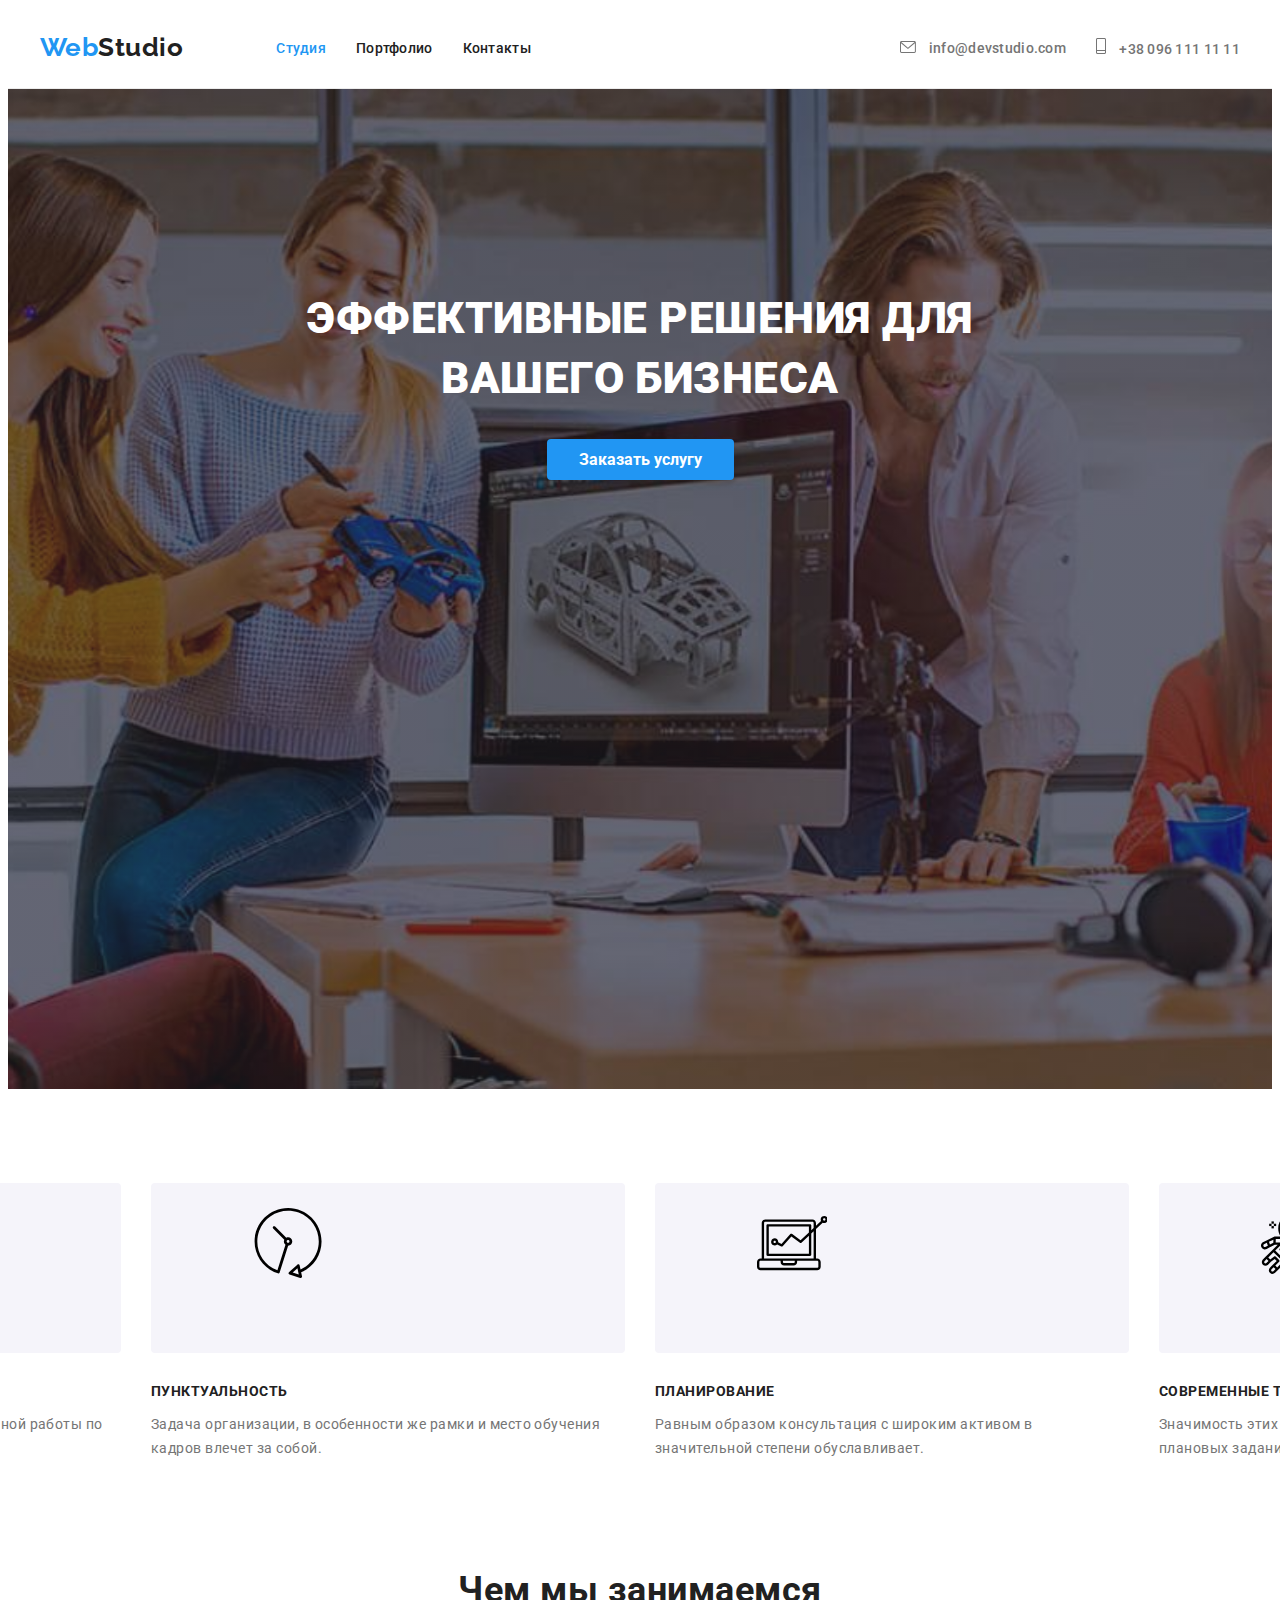
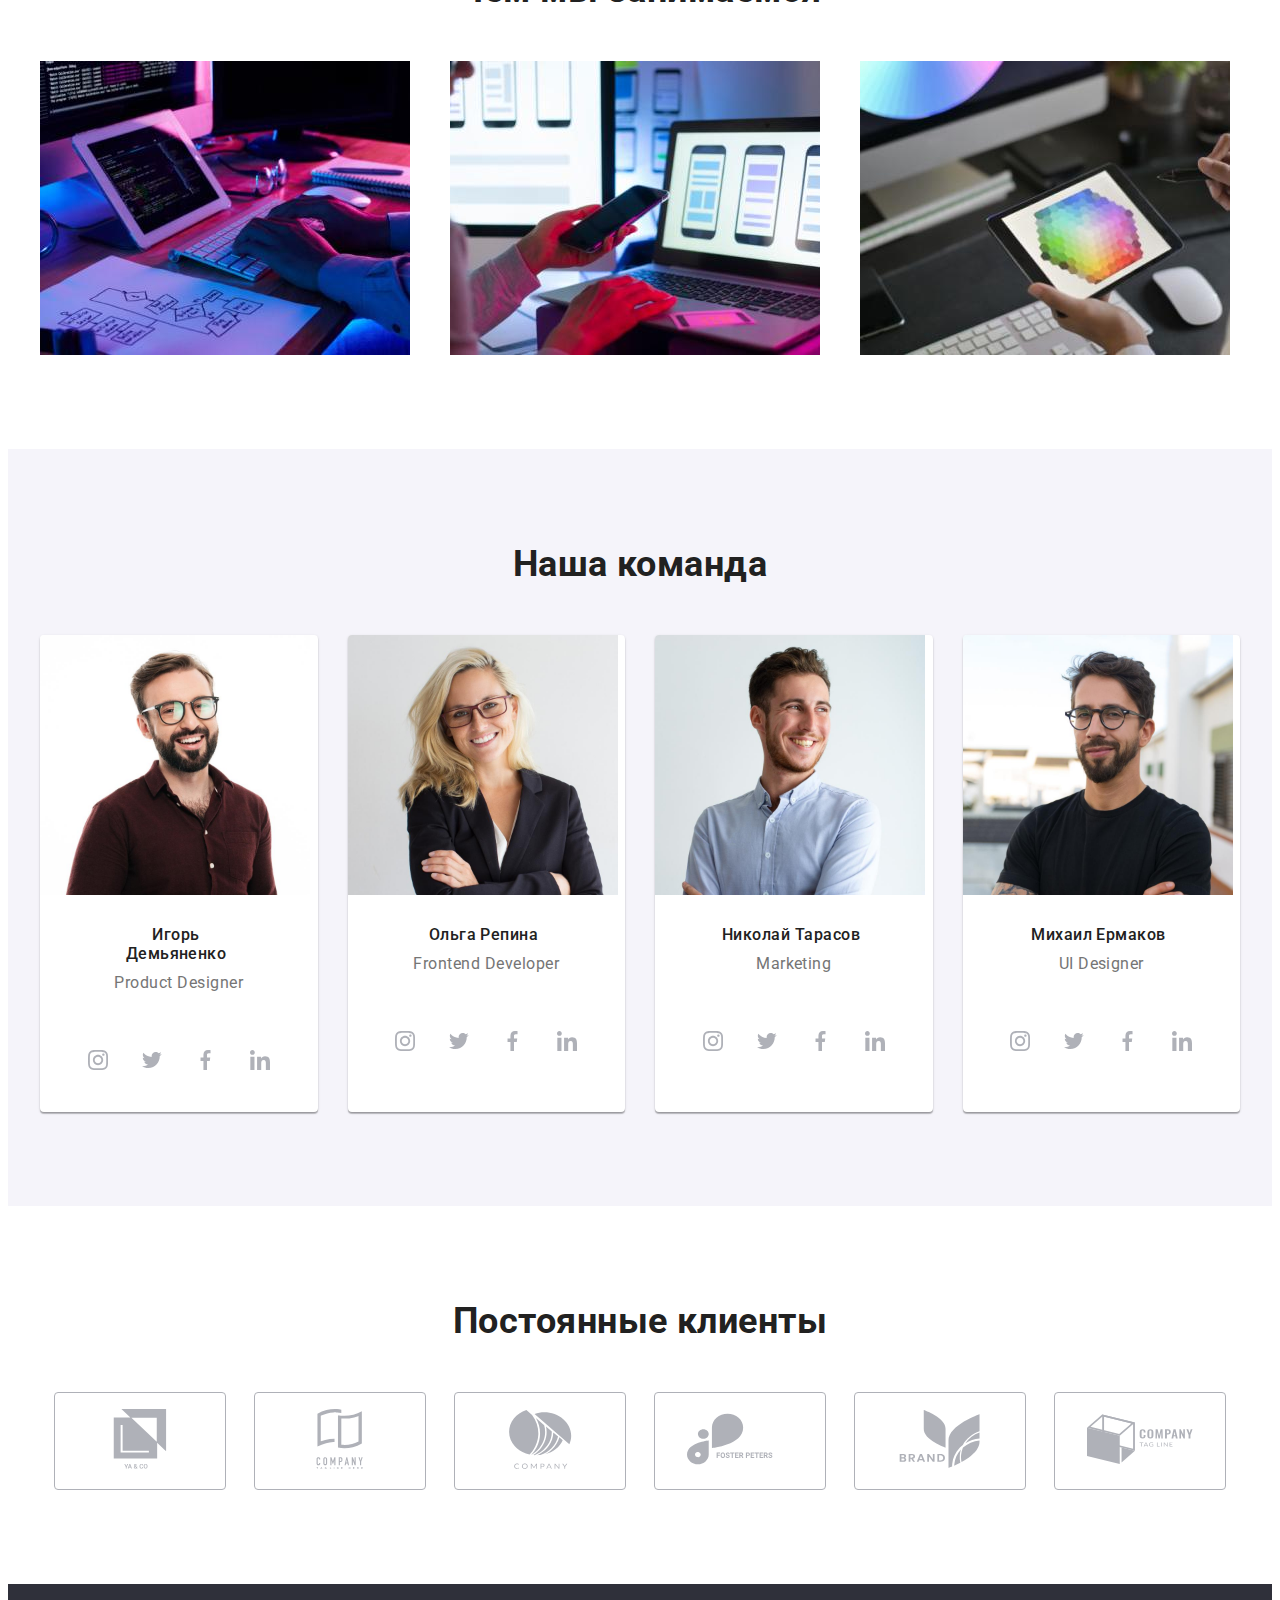
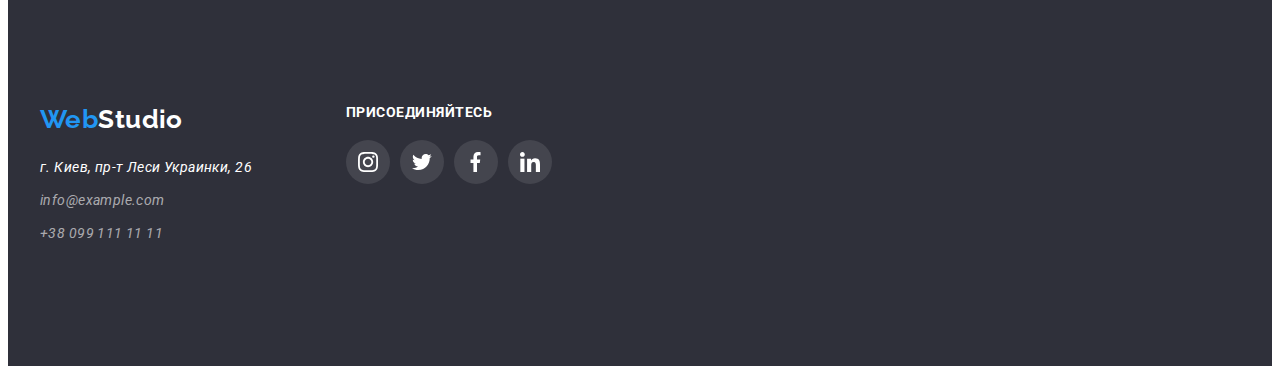
<file: index.html>
<!DOCTYPE html>
<html lang="ru">
  <head>
    <meta charset="UTF-8" />
    <meta http-equiv="X-UA-Compatible" content="IE=edge" />
    <meta name="viewport" content="width=device-width, initial-scale=1.0" />
    <title>Document</title>
    <link rel="preconnect" href="https://fonts.googleapis.com" />
    <link rel="preconnect" href="https://fonts.gstatic.com" crossorigin />
    <link
      href="https://fonts.googleapis.com/css2?family=Raleway:wght@700&family=Roboto:wght@400;500;700;900&display=swap"
      rel="stylesheet"
    />
    <link rel="stylesheet" href="https://cdnjs.cloudflare.com/ajax/libs/modern-normalize/1.1.0/modern-normalize.min.css" integrity="sha512-wpPYUAdjBVSE4KJnH1VR1HeZfpl1ub8YT/NKx4PuQ5NmX2tKuGu6U/JRp5y+Y8XG2tV+wKQpNHVUX03MfMFn9Q==" crossorigin="anonymous" referrerpolicy="no-referrer" />
    <link rel="stylesheet" href="./css/style.css" />
  </head>
  <body>
    <header class="heading">
		<div class="container heading-container">
			<a class="heading-logo link" lang="en" href=""
			><span class="logo">Web</span>Studio</a
		  >
	
		  <nav class="heading-nav">
			<ul class="heading-list list">
			  <li class="header-item">
				<a class="heading-link link visited" href="">Студия</a>
			  </li>
			  <li class="header-item">
				<a class="heading-link link" href="./portfolio.html">Портфолио</a>
			  </li>
			  <li class="header-item">
				<a class="heading-link link" href="">Контакты</a>
			  </li>
			</ul>
		  </nav>
	
		  <div class="header-contacts">
			<ul class="heading-list list">
				<li class="header-item">
				  <a
					class="heading-contacts heading-link link"
					href="mailto:info@devstudio.com">
					<svg
					height="12px" width="16px"  
					class="contacts-icon">
						<use href="./images/sprite.svg#icon-firstheader"></use>
					</svg>
					info@devstudio.com</a
				  >
				</li>
				<li class="header-item">
				  <a class="heading-contacts heading-link link" href="tel:+380961111111">
					<svg
					height="16px" width="10px"  
					class="contacts-icon">
						<use href="./images/sprite.svg#icon-secondheader"></use>
					</svg>
					 +38 096 111 11 11</a
				  >
				</li>
			  </ul>
		  </div>
		  </div>
    </header>

    <main>
      <section class="hero section">
		<div class="container">
			        <!-- секция ГЕРОЙ (special for Артур) -->
					<h1 class="hero-title">Эффективные решения для вашего бизнеса</h1>

					<button class="hero-btn" type="button">Заказать услугу</button>
		</div>
      </section>

      <section class="features section">
		<div class="container">
			<h2 class="visually-hidden">пункты</h2>
			<ul class="features-list list">
			  <li class="features-list-item">
				<div class="features-icon">
					<svg>
					<use href="./images/sprite.svg#icon-features1"></use>
				</svg>
				</div>
				<h3 class="features-title">Внимание к деталям</h3>
				<p class="features-text">
				  Идейные соображения, а также начало повседневной работы по
				  формированию позиции.
				</p>
			  </li>
			  <li class="features-list-item">
				<div class="features-icon">
					<svg>
					<use href="./images/sprite.svg#icon-features2"></use>
				</svg>
				</div>
				<h3 class="features-title">Пунктуальность</h3>
				<p class="features-text">
				  Задача организации, в особенности же рамки и место обучения кадров
				  влечет за собой.
				</p>
			  </li>
			  <li class="features-list-item">
				<div class="features-icon">
					<svg>
					<use href="./images/sprite.svg#icon-features3"></use>
				</svg>
				</div>
				<h3 class="features-title">Планирование</h3>
				<p class="features-text">
				  Равным образом консультация с широким активом в значительной
				  степени обуславливает.
				</p>
			  </li>
			  <li class="features-list-item">
				<div class="features-icon">
					<svg>
					<use href="./images/sprite.svg#icon-features4"></use>
				</svg>
				</div>
				<h3 class="features-title">Современные технологии</h3>
				<p class="features-text">
				  Значимость этих проблем настолько очевидна, что реализация
				  плановых заданий.
				</p>
			  </li>
			</ul>
		</div>
      </section>

      <section class="about section">
		<div class="container">
			<h2 class="about-title">Чем мы занимаемся</h2>
			<ul class="about-list list">
			  <!-- оптимизировал картинки в сквоше -->
			  <li class="about-list-item">
				<img
				  src="./images/work/img1.jpg"
				  alt="печатает на рабочем месте"
				  width="370"
				/>
			  </li>
			  <li class="about-list-item">
				<img
				  src="./images/work/img2.jpg"
				  alt="использует ноутбук и телефон"
				  width="370"
				/>
			  </li>
			  <li class="about-list-item">
				<img
				  src="./images/work/img3.jpg"
				  alt="работает с планшетом с помощю стилоса"
				  width="370"
				/>
			  </li>
			</ul>
		</div>
      </section>

      <section class="team section">
		<div class="container">
			<h2 class="team-title-main">Наша команда</h2>

			<ul class="team-list list">
			  <li class="team-list-item">
				<img
				  src="./images/team/imgfirst.jpg"
				  alt="Игорь Демьяненко"
				  width="270"
				/>
				<div class="team-div">
					<h3 class="team-title">Игорь Демьяненко</h3>
					<p class="team-subtitle" lang="en">Product Designer</p>
				</div>
				<ul class="team-icon-list">
					<li class="team-icon-item">
						<a href="" class="team-icon-link">
							<svg class="icon">
								<use href="./images/sprite.svg#icon-instagram"></use>
							</svg>
						</a>
					</li>
					<li class="team-icon-item">
						<a href="" class="team-icon-link">
							<svg class="icon">
								<use href="./images/sprite.svg#icon-twitter"></use>
							</svg>
						</a>
					</li>
					<li class="team-icon-item">
						<a href="" class="team-icon-link">
							<svg class="icon">
								<use href="./images/sprite.svg#icon-facebook"></use>
							</svg>
						</a>
					</li>
					<li class="team-icon-item">
						<a href="" class="team-icon-link">
							<svg class="icon">
								<use href="./images/sprite.svg#icon-linkedin"></use>
							</svg>
						</a>
					</li>
				</ul>
			  </li>
			  <li class="team-list-item">
				<img
				  src="./images/team/imgsecond.jpg"
				  alt="Игорь Демьяненко"
				  width="270"
				/>
				<div class="team-div">
					<h3 class="team-title">Ольга Репина</h3>
					<p class="team-subtitle" lang="en">Frontend Developer</p>
				</div>
				<ul class="team-icon-list">
					<li class="team-icon-item">
						<a href="" class="team-icon-link">
							<svg class="icon">
								<use href="./images/sprite.svg#icon-instagram"></use>
							</svg>
						</a>
					</li>
					<li class="team-icon-item">
						<a href="" class="team-icon-link">
							<svg class="icon">
								<use href="./images/sprite.svg#icon-twitter"></use>
							</svg>
						</a>
					</li>
					<li class="team-icon-item">
						<a href="" class="team-icon-link">
							<svg class="icon">
								<use href="./images/sprite.svg#icon-facebook"></use>
							</svg>
						</a>
					</li>
					<li class="team-icon-item">
						<a href="" class="team-icon-link">
							<svg class="icon">
								<use href="./images/sprite.svg#icon-linkedin"></use>
							</svg>
						</a>
					</li>
				</ul>
			  </li>
			  <li class="team-list-item">
				<img
				  src="./images/team/imgthrid.jpg"
				  alt="Николай Тарасов"
				  width="270"
				/>
				<div class="team-div">
					<h3 class="team-title">Николай Тарасов</h3>
					<p class="team-subtitle" lang="en">Marketing</p>
				</div>
				<ul class="team-icon-list">
					<li class="team-icon-item">
						<a href="" class="team-icon-link">
							<svg class="icon">
								<use href="./images/sprite.svg#icon-instagram"></use>
							</svg>
						</a>
					</li>
					<li class="team-icon-item">
						<a href="" class="team-icon-link">
							<svg class="icon">
								<use href="./images/sprite.svg#icon-twitter"></use>
							</svg>
						</a>
					</li>
					<li class="team-icon-item">
						<a href="" class="team-icon-link">
							<svg class="icon">
								<use href="./images/sprite.svg#icon-facebook"></use>
							</svg>
						</a>
					</li>
					<li class="team-icon-item">
						<a href="" class="team-icon-link">
							<svg class="icon">
								<use href="./images/sprite.svg#icon-linkedin"></use>
							</svg>
						</a>
					</li>
				</ul>
			  </li>
			  <li class="team-list-item">
				<img
				  src="./images/team/imgfourth.jpg"
				  alt="Михаил Ермаков"
				  width="270"
				/>
				<div class="team-div">
					<h3 class="team-title">Михаил Ермаков</h3>
					<p class="team-subtitle" lang="en">UI Designer</p>
				</div>
				<ul class="team-icon-list">
					<li class="team-icon-item">
						<a href="" class="team-icon-link">
							<svg class="icon">
								<use href="./images/sprite.svg#icon-instagram"></use>
							</svg>
						</a>
					</li>
					<li class="team-icon-item">
						<a href="" class="team-icon-link">
							<svg class="icon">
								<use href="./images/sprite.svg#icon-twitter"></use>
							</svg>
						</a>
					</li>
					<li class="team-icon-item">
						<a href="" class="team-icon-link">
							<svg class="icon">
								<use href="./images/sprite.svg#icon-facebook"></use>
							</svg>
						</a>
					</li>
					<li class="team-icon-item">
						<a href="" class="team-icon-link">
							<svg class="icon">
								<use href="./images/sprite.svg#icon-linkedin"></use>
							</svg>
						</a>
					</li>
				</ul>
			  </li>
			</ul>
		</div>
      </section>

	  <section class="clients section">
		  <div class="container">
			  <h2 class="clients-title">Постоянные клиенты</h2>

			  <ul class="clients-list list">
				  <li class="clients-item">
					<a href="" class="clients-link">
						<svg class="clients-icon">
							<use href="./images/sprite.svg#icon-groupteam1"></use>
						</svg>
					</a>
				  </li>
				  <li class="clients-item">
					<a href="" class="clients-link">
						<svg class="clients-icon">
							<use href="./images/sprite.svg#icon-groupteam2"></use>
						</svg>
					</a>
				  </li>
				  <li class="clients-item">
					<a href="" class="clients-link">
						<svg class="clients-icon">
							<use href="./images/sprite.svg#icon-groupteam3"></use>
						</svg>
					</a>
				  </li>
				  <li class="clients-item">
					<a href="" class="clients-link">
						<svg class="clients-icon">
							<use href="./images/sprite.svg#icon-groupteam4"></use>
						</svg>
					</a>
				  </li>
				  <li class="clients-item">
					<a href="" class="clients-link">
						<svg class="clients-icon">
							<use href="./images/sprite.svg#icon-groupteam5"></use>
						</svg>
					</a>
				  </li>
				  <li class="clients-item">
					<a href="" class="clients-link">
						<svg class="clients-icon">
							<use href="./images/sprite.svg#icon-groupteam6"></use>
						</svg>
					</a>
				  </li>
			  </ul>
		  </div>
	  </section>
    </main>

    <footer class="footer">
		<div class="container footer">
			<div class="footer-contacts">
				<a class="link heading-logo footer-logo" lang="en" href=""
				><span class="logo">Web</span><span class="footer-white-logo">Studio</span></a
			  >
			  <address>
				<ul class="footer-list list">
				  <li class="footer-item">
					<a class="link footer-adress" href="">г. Киев, пр-т Леси Украинки, 26</a>
				  </li>
				  <li class="footer-item">
					<a class="link footer-contacts" href="mailto:info@example.com"
					  >info@example.com</a
					>
				  </li>
				  <li class="footer-item">
					<a class="link footer-contacts" href="tel:+380991111111"
					  >+38 099 111 11 11</a
					>
				  </li>
				</ul>
			  </address>
			</div>

		  <div class="footer-icons">
				<h2 class="footer-title">
					присоединяйтесь
				</h2>
				<ul class="team-icon-list">
					<li class="team-icon-item">
						<a href="" class="team-icon-link">
							<svg class="icon">
								<use href="./images/sprite.svg#icon-instagram"></use>
							</svg>
						</a>
					</li>
					<li class="team-icon-item">
						<a href="" class="team-icon-link">
							<svg class="icon">
								<use href="./images/sprite.svg#icon-twitter"></use>
							</svg>
						</a>
					</li>
					<li class="team-icon-item">
						<a href="" class="team-icon-link">
							<svg class="icon">
								<use href="./images/sprite.svg#icon-facebook"></use>
							</svg>
						</a>
					</li>
					<li class="team-icon-item">
						<a href="" class="team-icon-link">
							<svg class="icon">
								<use href="./images/sprite.svg#icon-linkedin"></use>
							</svg>
						</a>
					</li>
				</ul>
		  </div>
		</div>
    </footer>
  </body>
</html>
</file>
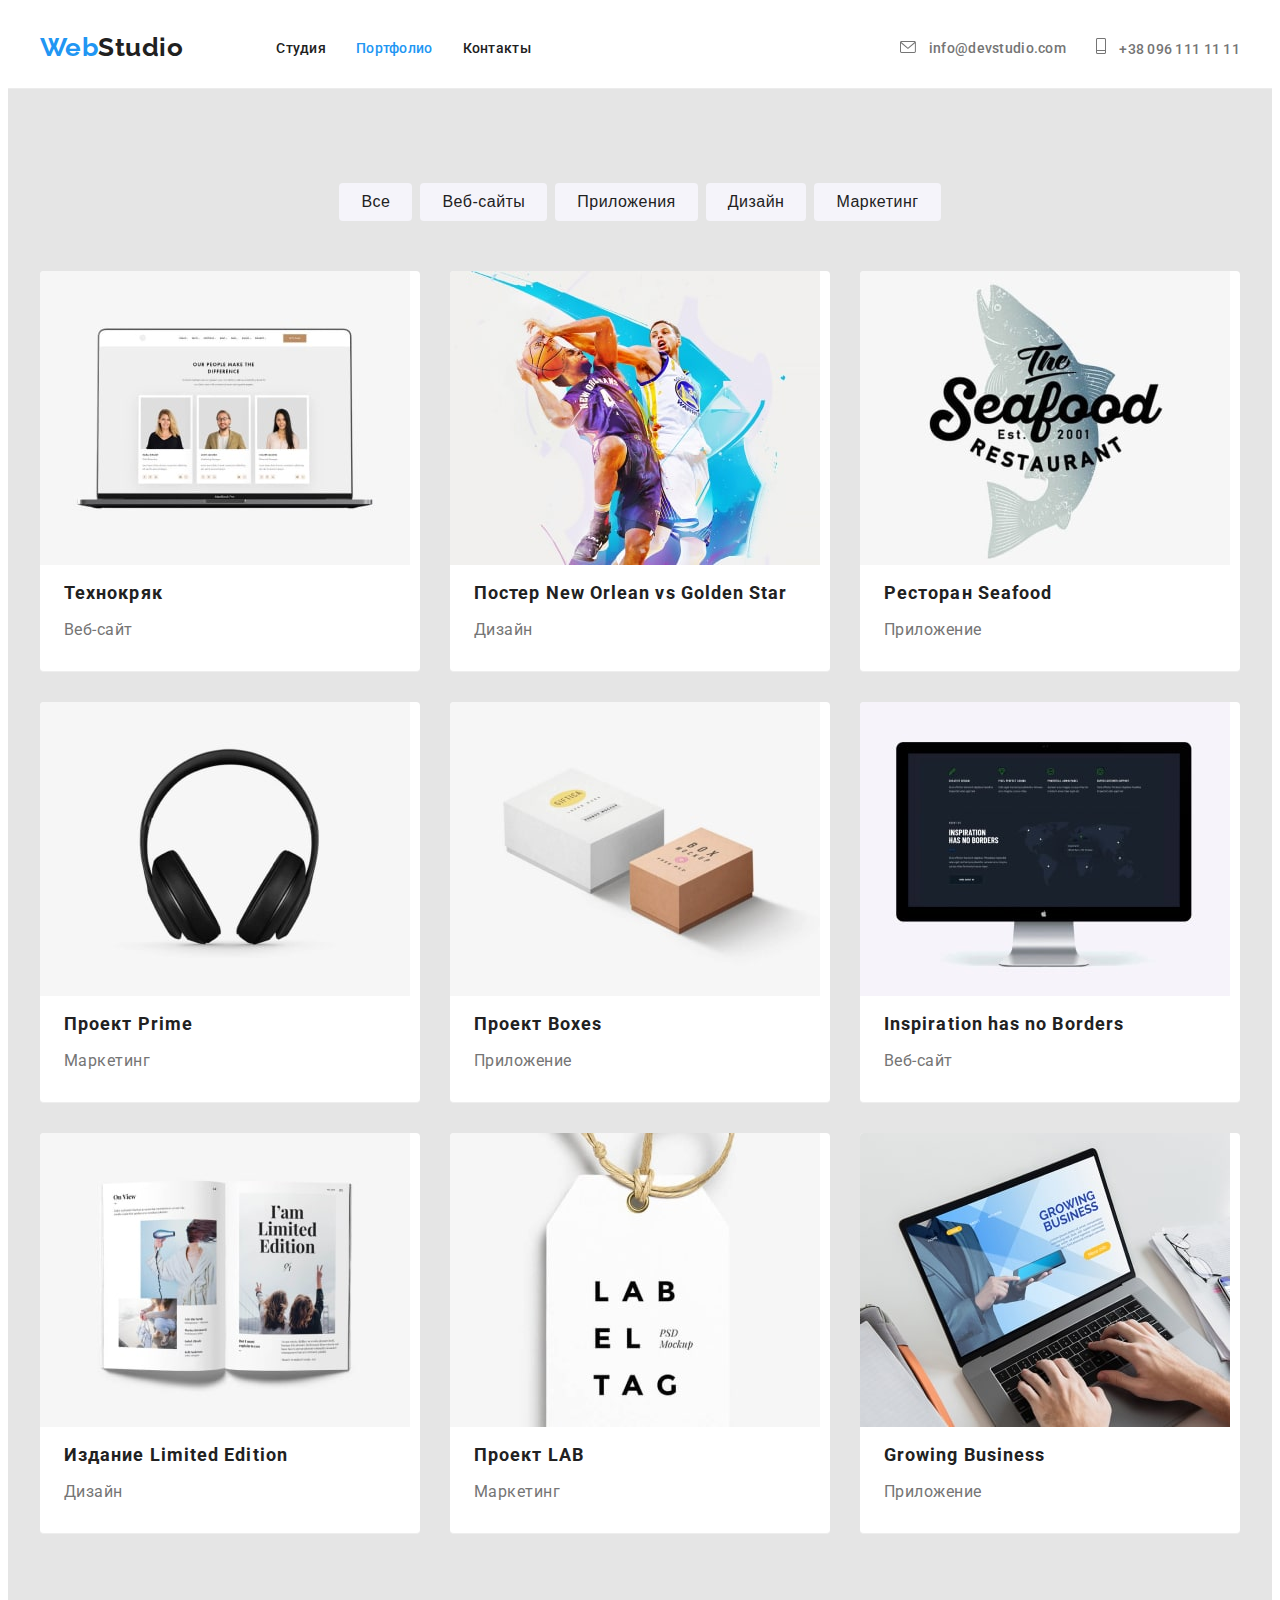
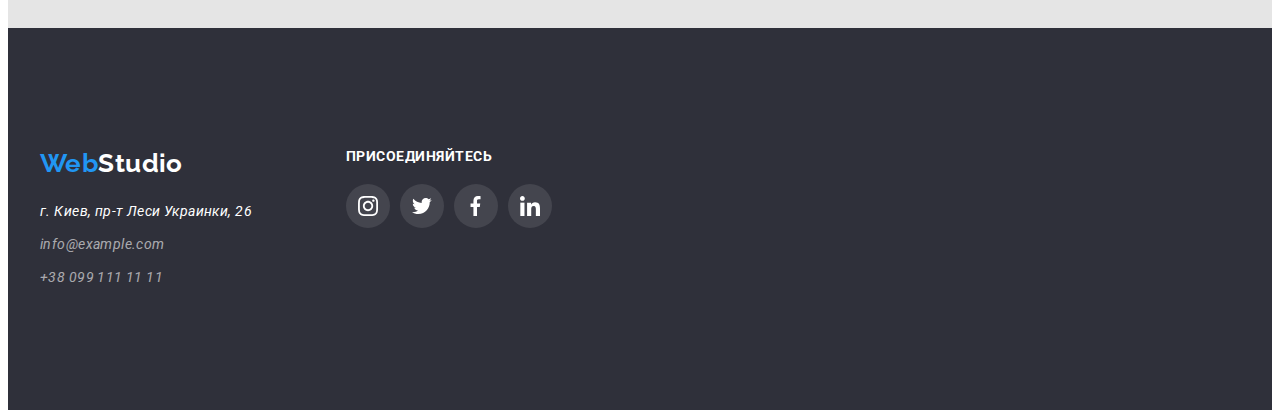
<file: portfolio.html>
<!DOCTYPE html>
<html lang="ru">
  <head>
    <meta charset="UTF-8" />
    <meta http-equiv="X-UA-Compatible" content="IE=edge" />
    <meta name="viewport" content="width=device-width, initial-scale=1.0" />
    <title>Document</title>
    <link rel="preconnect" href="https://fonts.googleapis.com" />
    <link rel="preconnect" href="https://fonts.gstatic.com" crossorigin />
    <link
      href="https://fonts.googleapis.com/css2?family=Raleway:wght@700&family=Roboto:wght@400;500;700;900&display=swap"
      rel="stylesheet"
    />
    <link
      rel="stylesheet"
      href="https://cdnjs.cloudflare.com/ajax/libs/modern-normalize/1.1.0/modern-normalize.min.css"
      integrity="sha512-wpPYUAdjBVSE4KJnH1VR1HeZfpl1ub8YT/NKx4PuQ5NmX2tKuGu6U/JRp5y+Y8XG2tV+wKQpNHVUX03MfMFn9Q=="
      crossorigin="anonymous"
      referrerpolicy="no-referrer"
    />
    <link rel="stylesheet" href="./css/style.css" />
  </head>
  <body>
    <header class="heading">
      <div class="container heading-container">
        <a class="heading-logo link" lang="en" href=""
        ><span class="logo">Web</span>Studio</a
        >
    
        <nav class="heading-nav">
        <ul class="heading-list list">
          <li class="header-item">
          <a class="heading-link link" href="./index.html">Студия</a>
          </li>
          <li class="header-item">
          <a class="heading-link link visited" href="">Портфолио</a>
          </li>
          <li class="header-item">
          <a class="heading-link link" href="">Контакты</a>
          </li>
        </ul>
        </nav>
    
        <div class="header-contacts">
        <ul class="heading-list list">
          <li class="header-item">
            <a
            class="heading-contacts heading-link link"
            href="mailto:info@devstudio.com">
            <svg
            height="12px" width="16px"  
            class="contacts-icon">
              <use href="./images/sprite.svg#icon-firstheader"></use>
            </svg>
            info@devstudio.com</a
            >
          </li>
          <li class="header-item">
            <a class="heading-contacts heading-link link" href="tel:+380961111111">
            <svg
            height="16px" width="10px"  
            class="contacts-icon">
              <use href="./images/sprite.svg#icon-secondheader"></use>
            </svg>
             +38 096 111 11 11</a
            >
          </li>
          </ul>
        </div>
        </div>
      </header>

    <main>
      <section class="category section">
        <div class="container">
          <h1 hidden>Портфолио</h1>
          <ul class="category-list list">
            <li class="category-item">
              <button class="category-btn" type="button">Все</button>
            </li>
            <li class="category-item">
              <button class="category-btn" type="button">Веб-сайты</button>
            </li>
            <li class="category-item">
              <button class="category-btn" type="button">Приложения</button>
            </li>
            <li class="category-item">
              <button class="category-btn" type="button">Дизайн</button>
            </li>
            <li class="category-item">
              <button class="category-btn" type="button">Маркетинг</button>
            </li>
          </ul>

          <ul class="category-menu-list list">
            <li class="category-menu-item">
              <img
                src="./images/portfollio/imgone-min.jpg"
                alt="Сотрудники"
                width="370"
              />
              <div class="category-div">
                <h2 class="category-title">Технокряк</h2>
                <p class="category-text">Веб-сайт</p>
              </div>
            </li>
            <li class="category-menu-item">
              <img
                src="./images/portfollio/imgtwo-min.jpg"
                alt="два баскетболиста"
                width="370"
              />
              <div class="category-div">
                <h2 class="category-title">Постер New Orlean vs Golden Star</h2>
                <p class="category-text">Дизайн</p>
              </div>
            </li>
            <li class="category-menu-item">
              <img
                src="./images/portfollio/imgthree-min.jpg"
                alt="логотип ресторана с рыбой на фоне"
                width="370"
              />
              <div class="category-div">
                <h2 class="category-title">Ресторан Seafood</h2>
                <p class="category-text">Приложение</p>
              </div>
            </li>
            <li class="category-menu-item">
              <img
                src="./images/portfollio/imgfour-min.jpg"
                alt="наушники"
                width="370"
              />
              <div class="category-div">
                <h2 class="category-title">Проект Prime</h2>
                <p class="category-text">Маркетинг</p>
              </div>
            </li>
            <li class="category-menu-item">
              <img
                src="./images/portfollio/imgfive-min.jpg"
                alt="две коробки"
                width="370"
              />
              <div class="category-div">
                <h2 class="category-title">Проект Boxes</h2>
                <p class="category-text">Приложение</p>
              </div>
            </li>
            <li class="category-menu-item">
              <img
                src="./images/portfollio/imgsix-min.jpg"
                alt="монитор"
                width="370"
              />
              <div class="category-div">
                <h2 class="category-title">Inspiration has no Borders</h2>
                <p class="category-text">Веб-сайт</p>
              </div>
            </li>
            <li class="category-menu-item">
              <img
                src="./images/portfollio/imgseven-min.jpg"
                alt="книжка"
                width="370"
              />
              <div class="category-div">
                <h2 class="category-title">Издание Limited Edition</h2>
                <p class="category-text">Дизайн</p>
              </div>
            </li>
            <li class="category-menu-item">
              <img
                src="./images/portfollio/imgeight-min.jpg"
                alt="талончик"
                width="370"
              />
              <div class="category-div">
                <h2 class="category-title">Проект LAB</h2>
                <p class="category-text">Маркетинг</p>
              </div>
            </li>
            <li class="category-menu-item">
              <img
                src="./images/portfollio/imgnine-min.jpg"
                alt="печатает на ноутбуке"
                width="370"
              />
              <div class="category-div">
                <h2 class="category-title">Growing Business</h2>
                <p class="category-text">Приложение</p>
              </div>
            </li>
          </ul>
        </div>
      </section>
    </main>

    <footer class="footer">
      <div class="container footer">
        <div class="footer-contacts">
          <a class="link heading-logo footer-logo" lang="en" href=""
          ><span class="logo">Web</span><span class="footer-white-logo">Studio</span></a
          >
          <address>
          <ul class="footer-list list">
            <li class="footer-item">
            <a class="link footer-adress" href="">г. Киев, пр-т Леси Украинки, 26</a>
            </li>
            <li class="footer-item">
            <a class="link footer-contacts" href="mailto:info@example.com"
              >info@example.com</a
            >
            </li>
            <li class="footer-item">
            <a class="link footer-contacts" href="tel:+380991111111"
              >+38 099 111 11 11</a
            >
            </li>
          </ul>
          </address>
        </div>
  
        <div class="footer-icons">
          <h2 class="footer-title">
            присоединяйтесь
          </h2>
          <ul class="team-icon-list">
            <li class="team-icon-item">
              <a href="" class="team-icon-link">
                <svg class="icon">
                  <use href="./images/sprite.svg#icon-instagram"></use>
                </svg>
              </a>
            </li>
            <li class="team-icon-item">
              <a href="" class="team-icon-link">
                <svg class="icon">
                  <use href="./images/sprite.svg#icon-twitter"></use>
                </svg>
              </a>
            </li>
            <li class="team-icon-item">
              <a href="" class="team-icon-link">
                <svg class="icon">
                  <use href="./images/sprite.svg#icon-facebook"></use>
                </svg>
              </a>
            </li>
            <li class="team-icon-item">
              <a href="" class="team-icon-link">
                <svg class="icon">
                  <use href="./images/sprite.svg#icon-linkedin"></use>
                </svg>
              </a>
            </li>
          </ul>
        </div>
      </div>
      </footer>
  </body>
</html>
</file>
<file: css/style.css>
:root {
    --accent-color: #2196F3;
    --main-color: #212121;
    --second-color: #757575;
    --white-color: #FFFFFF;
}

body {
    font-family: 'Roboto', sans-serif;
    color: var(--main-color);
    letter-spacing: 0.03em;
}

h1, h2, h3, h4, h5, h6 {
    margin: 0;
}

ul {
    margin: 0;
    padding: 0;
}

img {
    display: block;
}

li {
    list-style-type: none;
}

.link {
    color: inherit;
    text-decoration: none;
	cursor: pointer;
}

.list {
    list-style-type: none;
}

.logo {
    color: var(--accent-color);
}

.container {
    width: 1200px;
	margin-left: auto;
	margin-right: auto;
    padding-left: 15px;
    padding-right: 15px;
}

.section {
	padding-top: 94px;
	padding-bottom: 94px;
}

/* -------------HEADER------------- */

.heading {
	border-bottom: 1px solid #ECECEC;
}

.heading-logo {
    font-family: 'Raleway', sans-serif;
    font-weight: 700;
    font-size: 26px;
    line-height: 1.19;
	padding-top: 24px;
	padding-bottom: 25px;
	margin-right: 93px;
}

.heading-contacts {
    font-weight: 500;
    font-size: 14px;
    line-height: calc(16 / 14);
    letter-spacing: 0.02em;
    color: var(--second-color);
	padding-top: 32px;
	padding-bottom: 32px;

}

.heading-container {
	display: flex;
	align-items: center;
}

.heading-list {
	display: flex;
	align-items: center;

}


.header-item:not(:last-child) {
	margin-right: 30px;
}

.header-contacts {
	display: flex;
	margin-left: auto;
	align-items: center;
}

.contacts-icon {
    fill: #757575;
    margin-right: 10px;
}

.heading-contacts:hover .contacts-icon,
.heading-contacts:focus .contacts-icon {
    fill: #2196F3;
}

.heading-link {
    font-weight: 500;
    font-size: 14px;
    line-height: calc(16 / 14);
    letter-spacing: 0.02em;
}

.heading-link:hover {
    color: var(--accent-color);
}

.heading-link:focus {
    color: var(--accent-color);
}

.visited:visited {
    color: var(--accent-color);
}

/* -------------HERO------------- */
.hero {
    background-color: #2F303A;
	padding-top: 200px;
	padding-bottom: 200px;

    min-height: 600px;
    max-width: 1600px;
    background-image: linear-gradient(
        to right,
        rgba(47, 48, 58, 0.4),
        rgba(47, 48, 58, 0.4)
    ), url(../images/hero.jpg);
    background-repeat: no-repeat;
    background-size: cover;
    background-position: center;
}

.hero-title {
	width: 696px;
    font-weight: 900;
    font-size: 44px;
    line-height: 1.36;
	margin-left: auto;
	margin-right: auto;
	text-align: center;
    text-transform: uppercase;
    color: var(--white-color);
}

.hero-btn {
	display: flex;
    text-align: center;
    font-family: inherit;
    font-weight: 700;
    font-size: 16px;
    line-height: 1.88px;
    color: var(--white-color);
    cursor: pointer;
	padding: 20px 32px;
	background: #2196F3;
	box-shadow: 0px 4px 4px rgba(0, 0, 0, 0.15);
	border-radius: 4px;
    border: none;
	margin-right: auto;
	margin-left: auto;
	margin-top: 30px;
}

/* -------------FEATURES------------- */
.features-list {
	display: flex;
	margin-left: -30px;
    justify-content:center;
}

.features-list-item {
	flex-basis: calc((100% - 120px) / 4);
	margin-left: 30px;
}

.features-icon {
    background-color: #F5F4FA;
    width: 270px;
    height: 120px;
    padding: 25px 102px;
    border-radius: 4px;
}

.features-icon > svg {
    width: 70px;
    height: 70px;
}

.features-title {
    margin-top: 30px;

    font-weight: 700;
    font-size: 14px;
    line-height: calc(16 / 14);
    text-transform: uppercase;
    color: var(--main-color);
}

.features-text {
    font-size: 14px;
    line-height: 1.71;
    color: var(--second-color);
}

.visually-hidden {
    position:absolute;
    left:-10000px;
    top:auto;
    width:1px;
    height:1px;
    overflow:hidden;
}

/* -------------ABOUT------------- */
.about {
	padding-top: 0px;
}

.about-title {
    font-weight: 700;
    font-size: 36px;
    line-height: calc(42 / 36);
    text-align: center;
    color: var(--main-color);
}

.about-list {
	display: flex;
	margin-left: -30px;
	margin-top: 50px;
}

.about-list-item {
	flex-basis: calc((100% - 90px) / 3);
	margin-left: 30px;
}

/* -------------TEAM------------- */
.team {
	background-color: #F5F4FA;
}

.team-list {
	display: flex;
	margin-left: -30px;
	margin-top: 50px;
    justify-content: center;
}

.team-list-item {
	flex-basis: calc((100% - 120px) / 4);
	margin-left: 30px;

	background: #FFFFFF;

	box-shadow: 0px 1px 3px rgba(0, 0, 0, 0.12), 0px 1px 1px rgba(0, 0, 0, 0.14), 0px 2px 1px rgba(0, 0, 0, 0.2);
	border-radius: 4px 4px 4px 4px;

	overflow: hidden;
}

.team-div {
	padding: 30px 60px;
}

.team-title-main {
    font-weight: 700;
    font-size: 36px;
    line-height: calc(42 / 36);
    text-align: center;
    color: var(--main-color);
}

.team-title {
	width: 152px;
    font-weight: 500;
    font-size: 16px;
    line-height: calc(19 / 16);
    text-align: center;
    color: var(--main-color);

}

.team-subtitle {
    font-size: 16px;
    line-height: calc(19 / 16);
    text-align: center;
    letter-spacing: 0.03em;
    color: var(--second-color);
	margin-top: 10px;
}

.team-icon-list {
    display: flex;
    justify-content: center;
    margin-bottom: 30px;
}

.team-icon-item {
    width: 44px;
    height: 44px;
}

.team-icon-link {
    display: flex;
    align-items: center;
    justify-content: center;
    height: 100%;
    width: 100%;
    border-radius: 50%;
    background-color: #FFFFFF;
}

.team-icon-link:hover,
.team-icon-link:focus {
    background-color: var(--accent-color);
}

.team-icon-link:hover .icon,
.team-icon-link:focus .icon {
    fill: #FFFFFF;
}

.icon {
    width: 20px;
    height: 20px;
    fill: #AFB1B8;
}

.team-icon-item + .team-icon-item {
    margin-left: 10px;
}

/* -------------CLIENTS------------- */
.clients-title {
font-size: 36px;
line-height: calc(42 / 36);
text-align: center;
color: #212121;

}

.clients-list {
    margin-top: 50px;
    display: flex;
}

.clients-item {
    margin-right: auto;
    margin-left: auto;  
}

.clients-link {
    display: inline-block;
    padding: 16px 32px;
    border: 1px solid #AFB1B8;
    border-radius: 4px;
}

.clients-icon {
    width: 106px;
    height: 60px;
    fill: #AFB1B8;
}

.clients-item:hover,
.clients-item:focus {
    border: 1px solid #2196F3;
}

.clients-item:hover .clients-icon,
.clients-item:focus .clients-icon {
    fill: #2196F3;
} 

/* -------------FOOTER------------- */
.footer {
	background-color: #2F303A;
	padding: 60px 0 60px 0;
}

.footer-list {
	margin-top: 20px;
}

.footer-item:not(:first-child) {
	margin-top: 9px;
}

.footer-adress {
	color: #FFFFFF;
}

.footer-contacts {
    font-weight: 400;
    font-size: 14px;
    line-height: 1.71;
    letter-spacing: 0.03em;
    color: rgba(255, 255, 255, 0.6);
}

.footer-title {
    font-size: 14px;
    line-height: 16px;
    text-transform: uppercase;
    color: #FFFFFF;
}

.container.footer {
    display: flex;
}

.footer-icons {
    margin-left: 70px;
}

.footer .team-icon-list {
    margin-top: 20px;
}

.footer .team-icon-link {
    background-color:rgba(255, 255, 255, 0.1);
}

.footer .icon {
    fill: #FFFFFF;
}
  
.footer .team-icon-link:hover,
.footer .team-icon-link:focus {
    background-color: #2196F3;
} 

.footer-white-logo {
    color: #FFFFFF;
}

.footer-contacts:hover {
    color: var(--accent-color);
}

.footer-contacts:focus {
    color: var(--accent-color);
}



/* -------------СТИЛИЗИРУЮ ПОРТФОЛИО------------- */

/* -------------FILTER------------- */
.category {
	background-color: #E5E5E5;
}

.category-list {
	display: flex;
	justify-content: center;
	margin-bottom: 50px;
}

.category-item:not(:last-child) {
	margin-right: 8px;
}

.category-menu-list {
	display: flex;
	flex-wrap: wrap;
	margin-left: -30px;
	margin-top: -30px;
}

.category-menu-item {
	flex-basis: calc(100% / 3 - 30px);
	margin-left: 30px;
	margin-top: 30px;

	background: #FFFFFF;
	border-bottom: 1px solid #EEEEEE;
    border-radius: 4px;
    overflow: hidden;
}

.category-menu-item:hover {
    box-shadow: 0px 1px 1px rgba(0, 0, 0, 0.12), 0px 4px 4px rgba(0, 0, 0, 0.06), 1px 4px 6px rgba(0, 0, 0, 0.16);
}

.category-div {
	padding: 10px 24px;
}

.category-btn {
    font-weight: 500;
    font-size: 16px;
    line-height: 1.62;
    text-align: center;
    letter-spacing: 0.03em;
    color: var(--main-color);
    cursor: pointer;

	background: #F5F4FA;
	border: none;
	border-radius: 4px;
	padding: 6px 22px;
}

.category-btn:hover,
.category-btn:focus {
    color: var(--white-color);
    background-color: #2196F3;
    box-shadow: 0px 3px 1px rgba(0, 0, 0, 0.1), 0px 1px 2px rgba(0, 0, 0, 0.08), 0px 2px 2px rgba(0, 0, 0, 0.12);

}

.category-title {
    font-weight: 700;
    font-size: 18px;
    line-height: calc(36 / 18);
    letter-spacing: 0.06em;
    color: var(--main-color);
}

.category-text {
    font-size: 16px;
    line-height: 1.88;
    letter-spacing: 0.03em;
    color: var(--second-color);
	margin-top: 4px;
}
</file>
